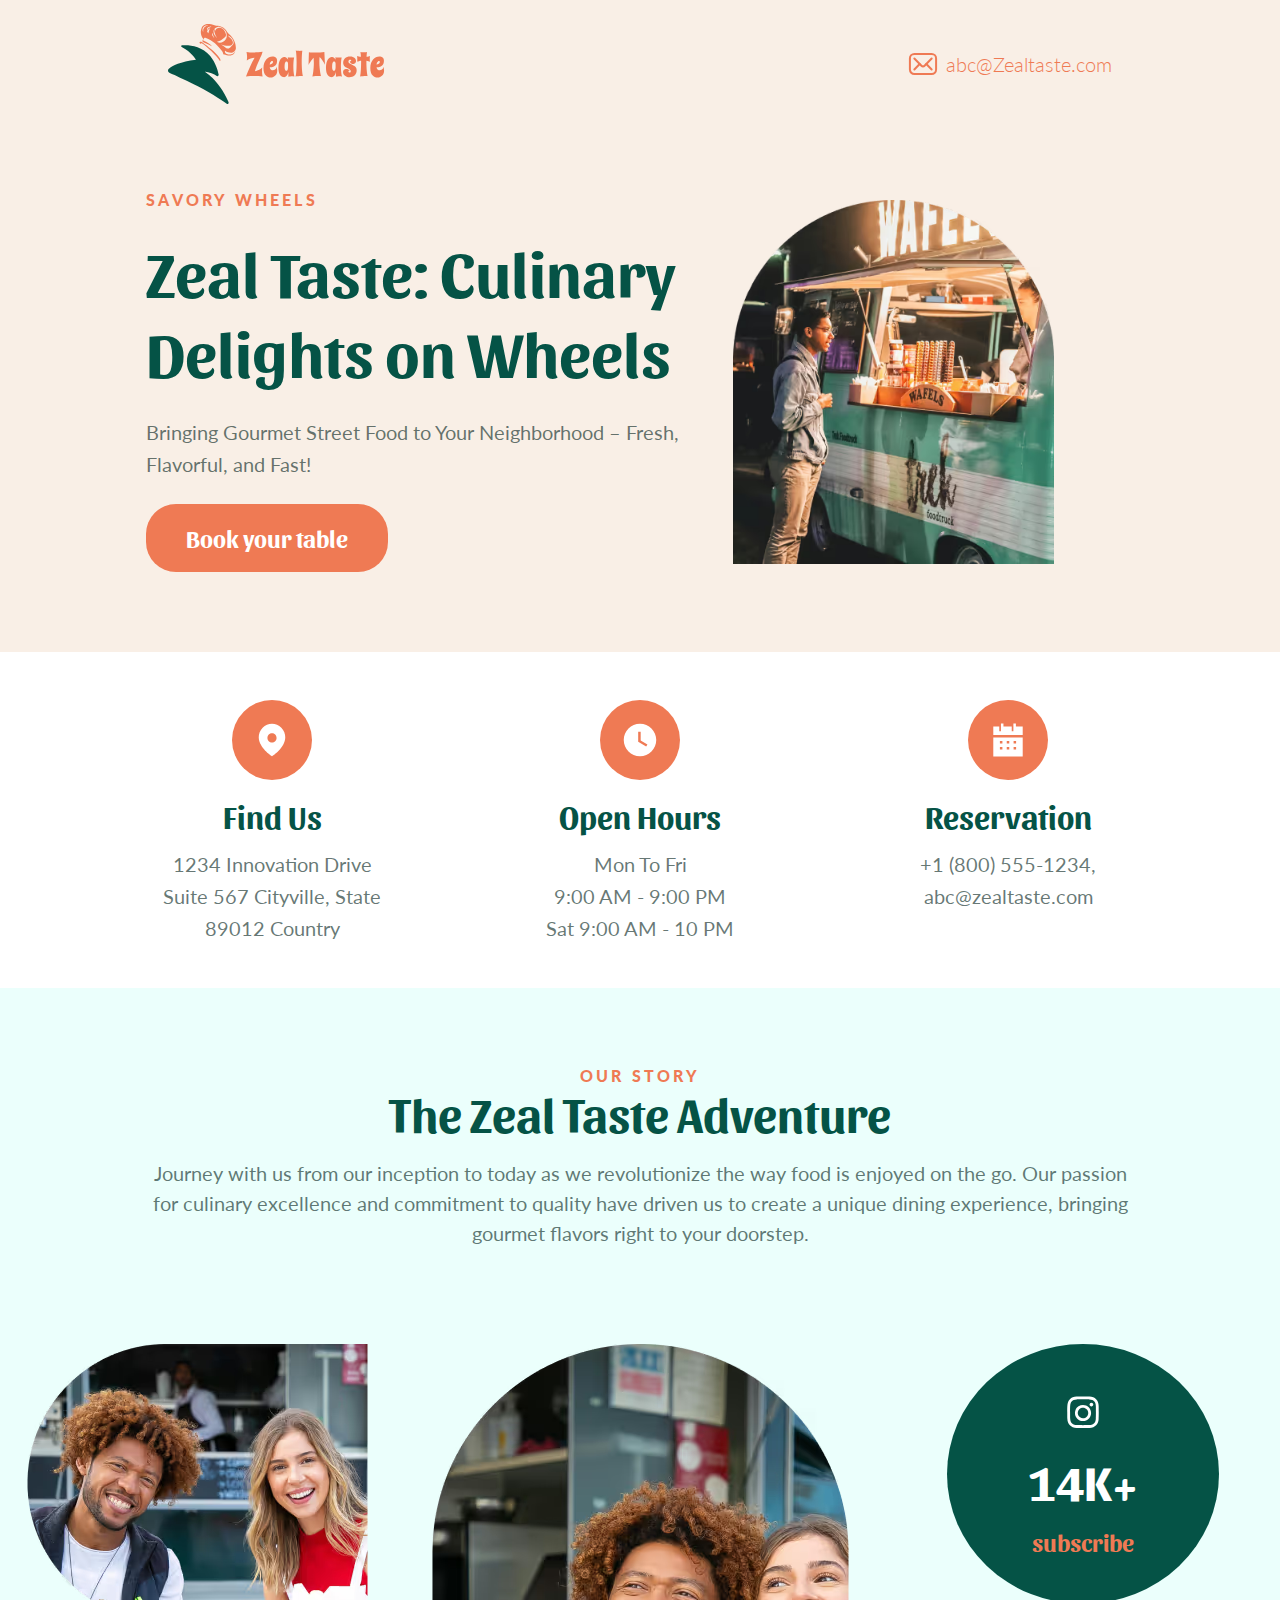
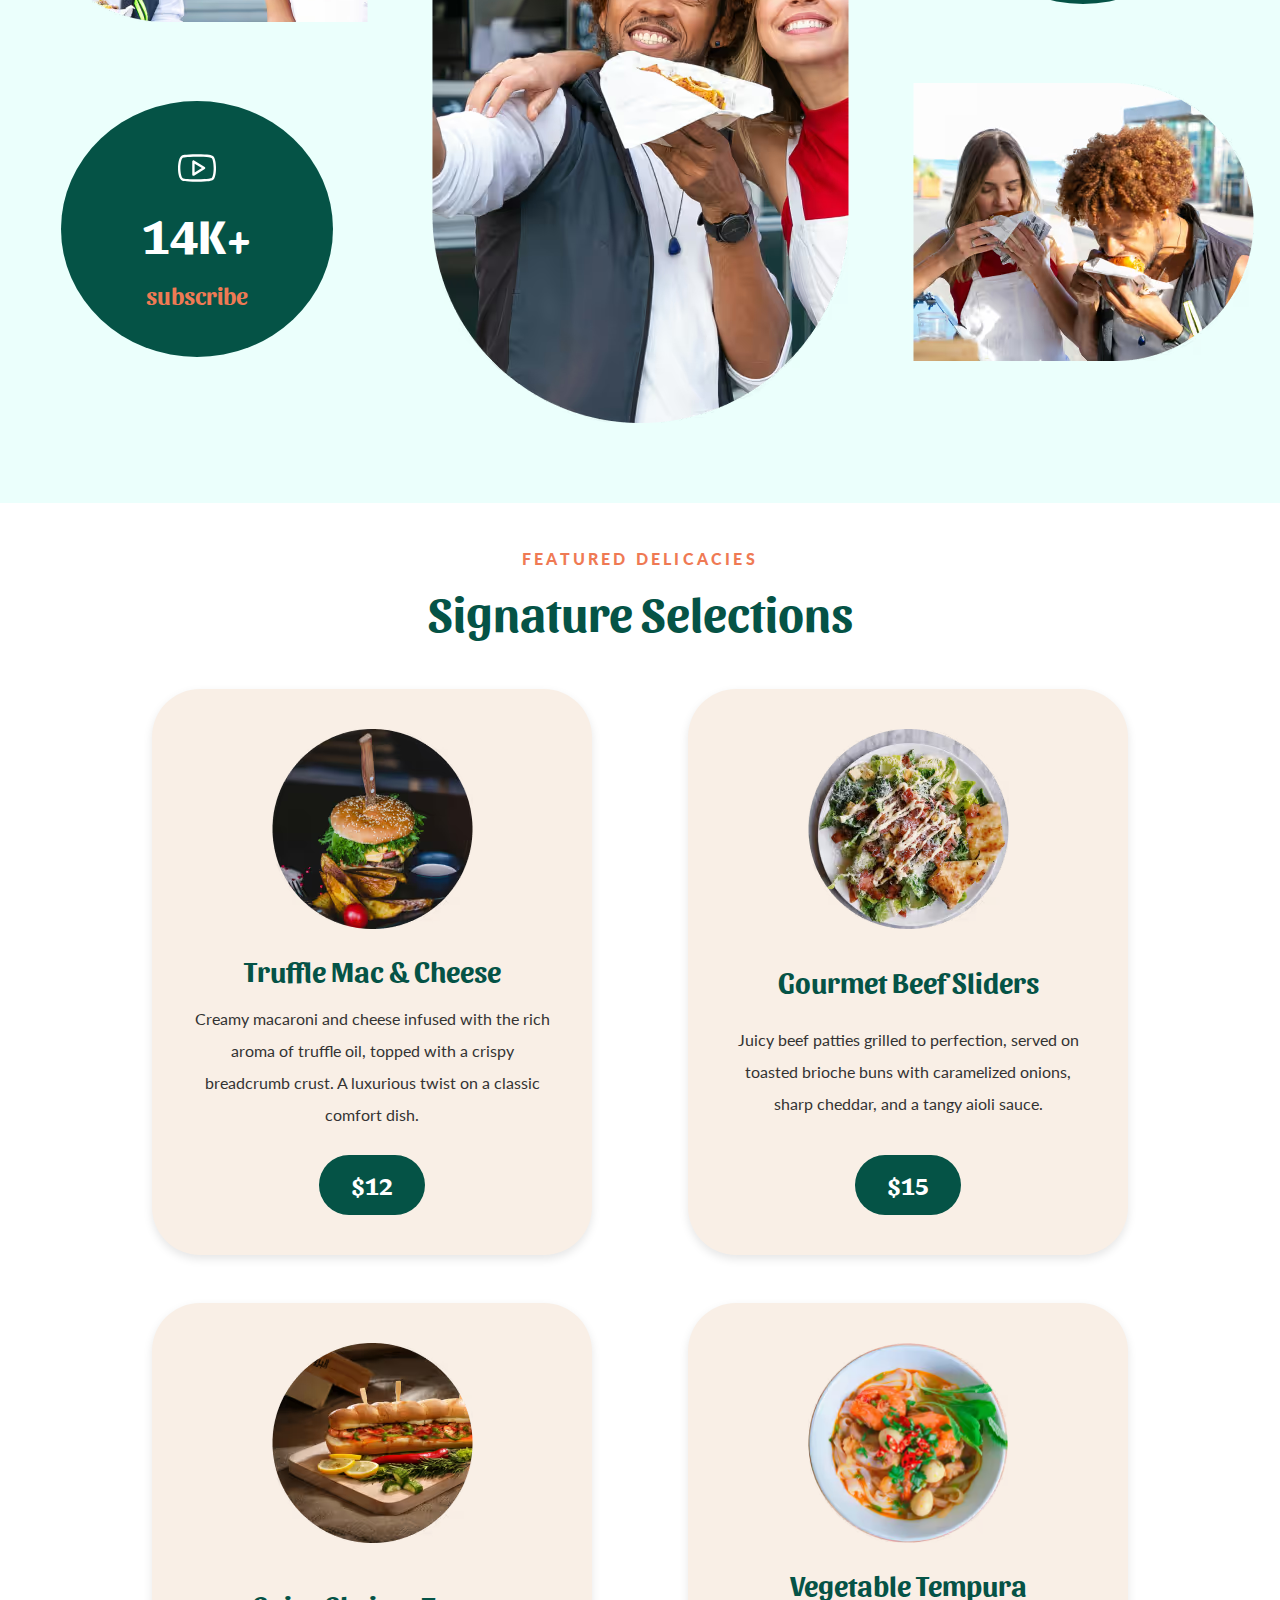
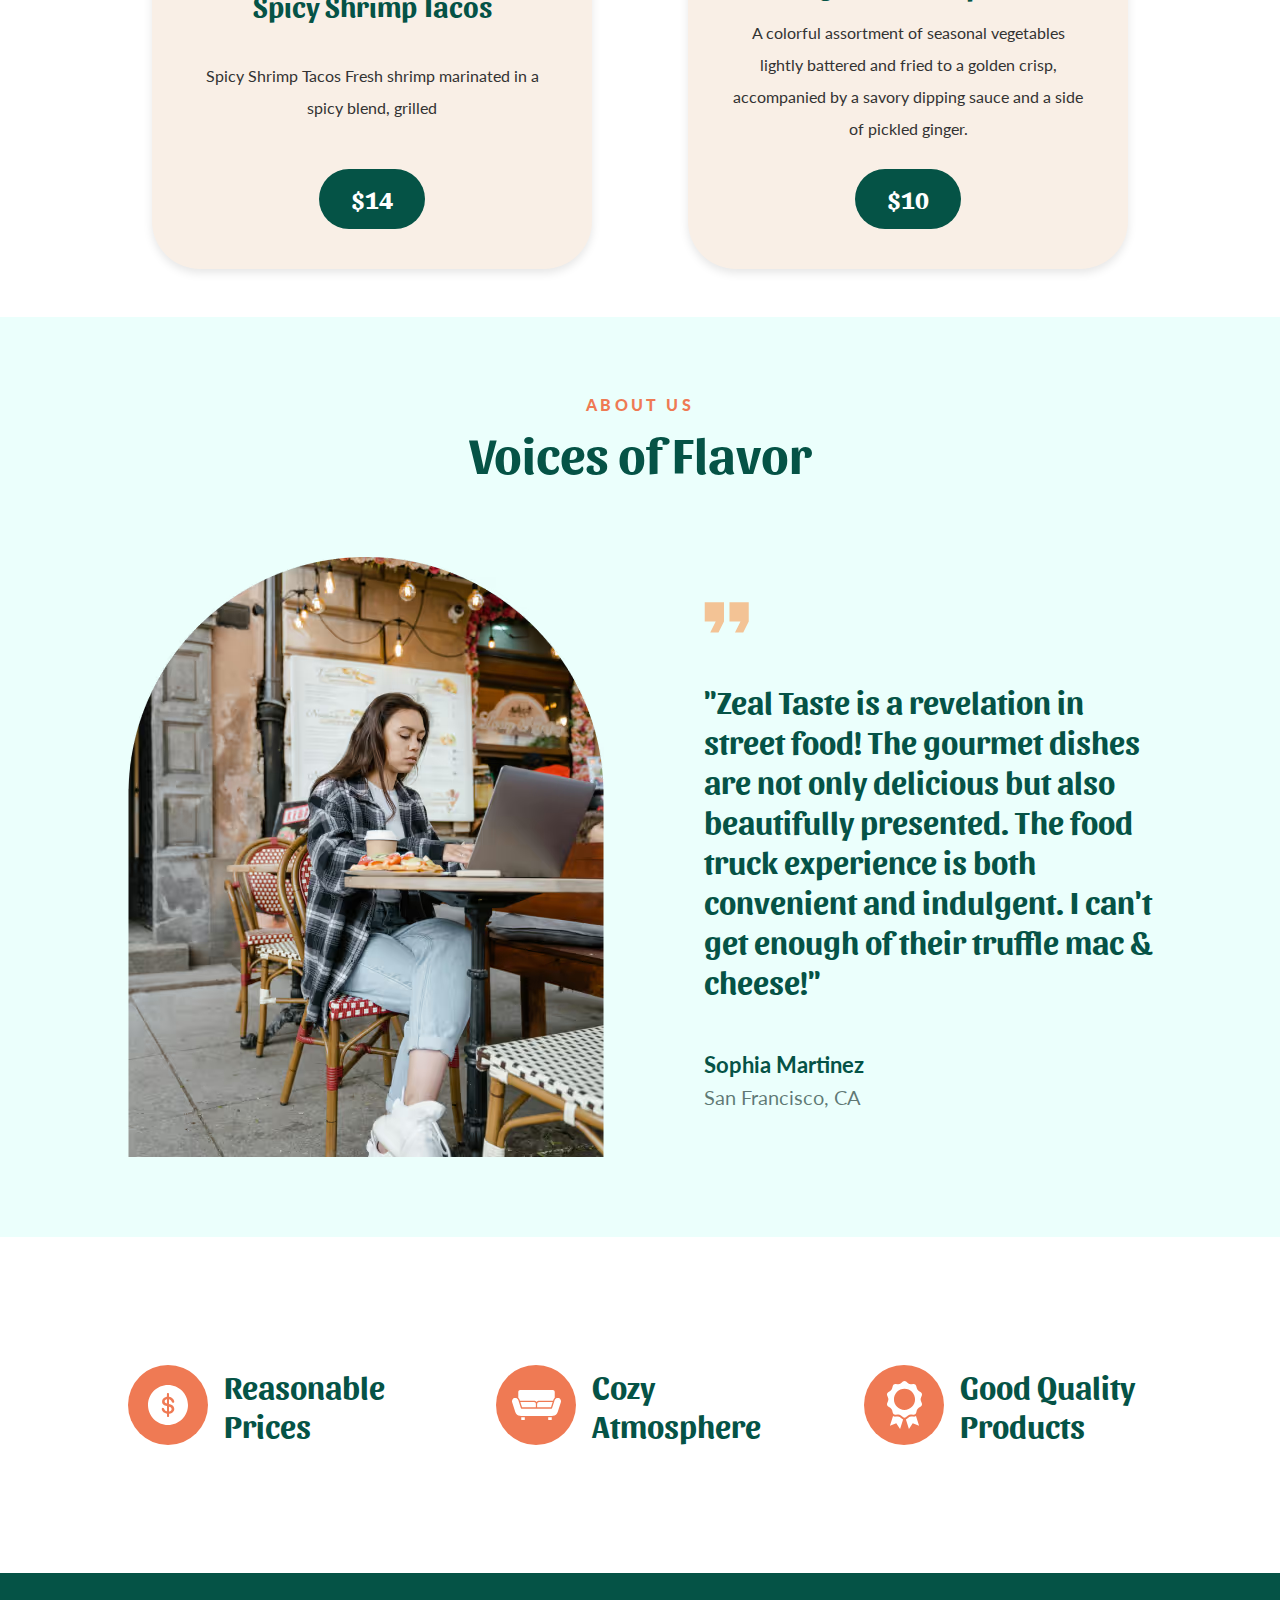
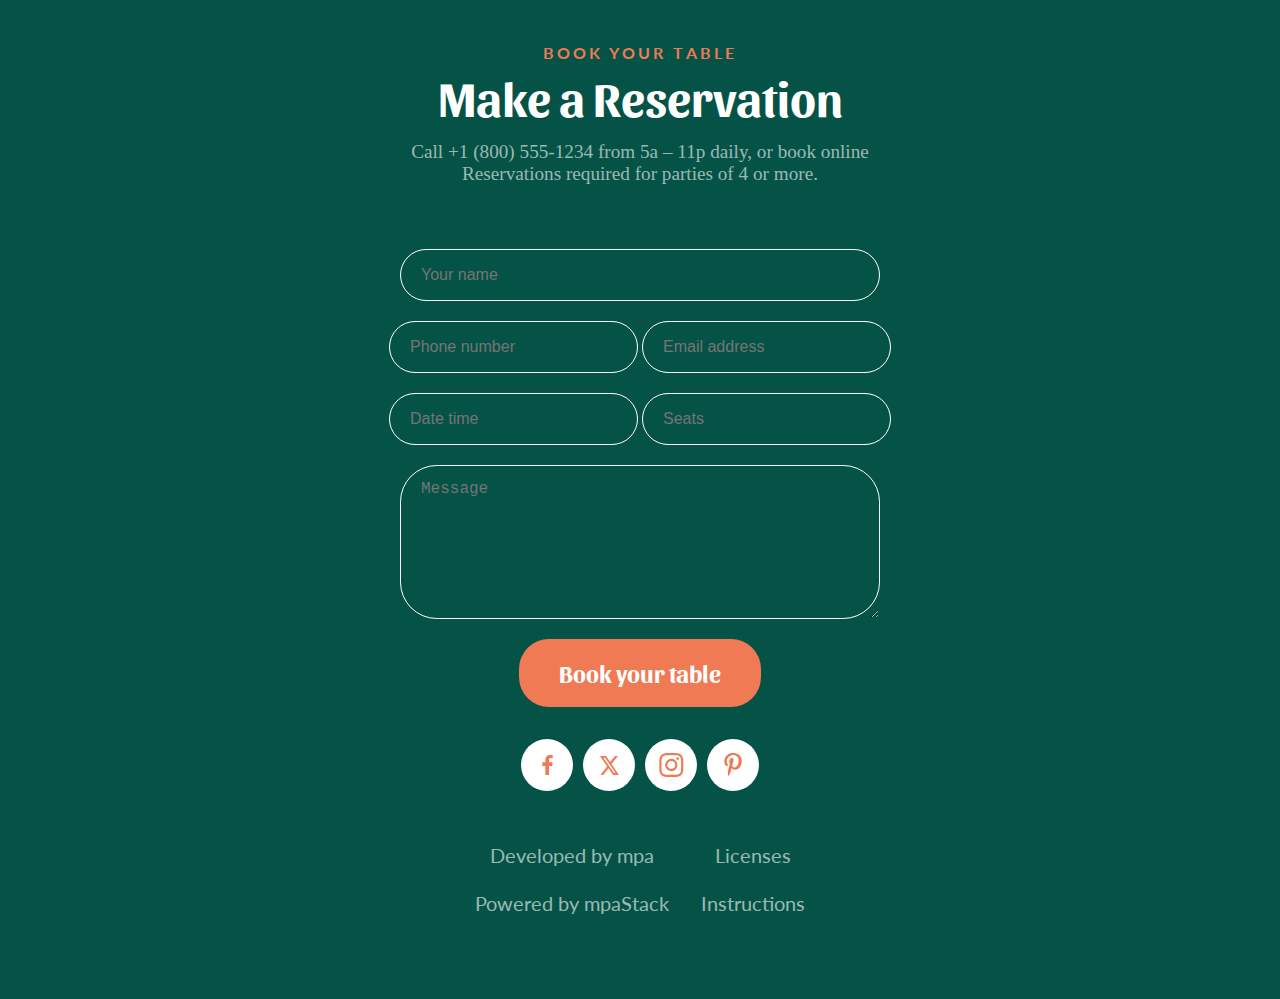
<file: index.html>
<html lang="en">
<head>
    <meta charset="UTF-8">
    <meta name="viewport" content="width=device-width, initial-scale=1.0">
    <title>Zeal Taste</title>

    <link rel="preconnect" href="https://fonts.googleapis.com">
<link rel="preconnect" href="https://fonts.gstatic.com" crossorigin>
<link href="https://fonts.googleapis.com/css2?family=Lato:ital,wght@0,100;0,300;0,400;0,700;0,900;1,100;1,300;1,400;1,700;1,900&family=Sansita:ital,wght@0,400;0,700;0,800;0,900;1,400;1,700;1,800;1,900&display=swap" rel="stylesheet">
    <link rel="stylesheet" href="style.css">
  
</head>
<body>
    <div class="root">
        <header class="hero_session basePadding">
            <div>
                <nav class="navBar">
                    <div class="container_1"> 
                        <img src="./src/nav-logo.svg" alt="logo img">
                        <div class="container_1_div">
                            <img src="./src/mailLogo.svg" alt="mailLogo">
                            <p class="special hidden">abc@Zealtaste.com</p>
                        </div>
                    </div>
                </nav>
            </div>
    
            <div class="container_2">
                <div class="hero_div1">
                    <p class="special_para">Savory Wheels</p>
                    <h1 class="Dark_green hero_h1">
                        Zeal Taste: Culinary Delights on Wheels
                    </h1>
                    <p class="normal_para">
                        Bringing Gourmet Street Food to Your Neighborhood – Fresh, Flavorful, and Fast!
                    </p>
                    <button class="button_1 ">
                        Book your table
                    </button>
                </div>
                <div class="hero_div2">
                    <img src="./src/first_hero_img.avif" alt="food truck img">
                </div>
            </div>
        </header>
        
        <section>
            <div class="container_3">
                <div class="card">
                    <div class="circle"><img class="section1_img" src="./src/Location.svg" alt="Location logo"></div>
                    <div class="card_div">
                        <h1 class="Dark_green">Find Us</h1>
                        <p  class="normal_para card_para">1234 Innovation Drive <br> Suite 567 Cityville, State <br> 89012 Country</p>
                    </div>
                </div>
                <div class="card">
                    <div class="circle"><img class="section1_img" src="./src/Time Circle.svg" alt="time logo"></div>
                    <div class="card_div">
                        <h1 class="Dark_green">Open Hours</h1>
                        <p  class="normal_para card_para">Mon To Fri <br>9:00 AM - 9:00 PM <br> Sat 9:00 AM - 10 PM</p>
                    </div>
                </div>
                <div class="card">
                    <div class="circle"><img class="section1_img" src="./src/Calendar.svg" alt="Calendar logo"></div>
                    <div class="card_div">
                        <h1 class="Dark_green">Reservation</h1>
                        <p class="normal_para card_para">+1 (800) 555-1234, abc@zealtaste.com</p>
                    </div>
                </div>
            </div>
        </section>

        <section class="our_store basePadding">
            <div class="our_store_div1">
            <p class="special_para">Our Story</p>
            <h1 class="our_store_h1 Dark_green">The Zeal Taste Adventure</h1>
            <p class="normal_para our_store_p">Journey with us from our inception to today as we revolutionize the way food is enjoyed on the go. Our passion for culinary excellence and commitment to quality have driven us to create a unique dining experience, bringing gourmet flavors right to your doorstep.
            </p>
            </div>

            <div class="our_store_div2">
                            
                    <div class="div_col">
                        <div class="div_col_div div_one">
                            <img class="our_store_img1" src="./src/post1.avif" alt="post1">
                        </div>
                        <div class="youtube_div div_col_div div_two">
                            <img src="./src/youtube-icon.svg" alt="youtube-icon">
                            <h1 >14K+</h1>
                            <p >subscribe</p>
                        </div>
                    </div> 

                    <div class="div_col2">
                        <div class="div_col_div div_three">
                            <img class="our_store_img2" src="./src/post2.avif" alt="post2">
                        </div>
                    </div>
            
                    <div class="div_col">
                        <div  class="youtube_div div_col_div div_four">
                            <img src="./src/instagram-icon.svg" alt="instagram-icon">
                            <h1 >14K+</h1>
                            <p >subscribe</p>
                        </div>
                        <div class="div_col_div div_five">
                            <img class="our_store_img3" src="./src/post3.avif" alt="post3">
                        </div> 
                    </div>

            </div>
        </section>

        <section class="basePadding">
            <div class="dishes_div1" >
                <p class="special_para">Featured Delicacies</p>
                <h1 class="Dark_green" style="margin-top:1rem; font-size: 3rem;">Signature Selections</h1>
            </div>
            <div class="dishes_cards ">                
                <div class="food dishe_card1">
                    <div>
                        <img src="./src/food1.avif" alt="dish1_img">
                    </div>
                        <h1 class="Dark_green">Truffle Mac & Cheese</h1>
                        <p class="normal_para">Creamy macaroni and cheese infused with the rich aroma of truffle oil, topped with a crispy breadcrumb crust. A luxurious twist on a classic comfort dish.</p>
                    <div class="food_card_button">
                        $12
                    </div>
                </div>

                <div class=" food dish_card2">
                    <div>
                        <img src="./src/food2.avif" alt="dish2_img">
                    </div>
                        <h1 class="Dark_green">Gourmet Beef Sliders</h1>
                        <p class="normal_para">Juicy beef patties grilled to perfection, served on toasted brioche buns with caramelized onions, sharp cheddar, and a tangy aioli sauce.</p>
                    <div class="food_card_button">
                        $15
                    </div>
                </div>

                <div class=" food dish_card3">
                    <div>
                        <img src="./src/food3.avif" alt="dish3_img">
                    </div>
                        <h1 class="Dark_green">Spicy Shrimp Tacos</h1>
                        <p class="normal_para">Spicy Shrimp Tacos Fresh shrimp marinated in a spicy blend, grilled </p>
                    <div class="food_card_button">
                        $14
                    </div>
                </div>

                <div class=" food dish_card4">
                    <div>
                        <img src="./src/food4.avif" alt="dish4_img">
                    </div>
                        <h1 class="Dark_green">Vegetable Tempura</h1>
                        <p class="normal_para">A colorful assortment of seasonal vegetables lightly battered and fried to a golden crisp, accompanied by a savory dipping sauce and a side of pickled ginger.</p>
                    <div class="food_card_button">
                        $10
                    </div>
                </div>
        </section>

        <section class="hero_session_2 basePadding">    
            <div class="hero2_div">
                <p class="special_para">About us</p>
                <h1 class="Dark_green"> Voices of Flavor</h1>
            </div>
            <div class="container_2_2 hero2">
                <div class="hero2_div1">
                    <img src="./src/second_hero_img.avif" alt="food truck img">
                </div>
                <div class="hero2_div2">
                    <img src="./src/quote-icon.svg" alt="quote-icon">
                    <h1 class="Dark_green hero2_h1">
                        "Zeal Taste is a revelation in street food! The gourmet dishes are not only delicious but also beautifully presented. The food truck experience is both convenient and indulgent. I can't get enough of their truffle mac & cheese!"
                    </h1>
                    <p class="normal_para"> <span class="hero2_span"><strong>Sophia Martinez</strong></span> <br> San Francisco, CA</p>
                </div>
            </div>
        </section>

        <section>
            <div class="container_3">
                <div class="card_1">
                    <div class="circle"><img class="section1_img" src="./src/Vector.svg" alt="Location logo"></div>
                        <h1 class="Dark_green card_1_h1">Reasonable Prices</h1>
                </div>
                <div class="card_1">
                    <div class="circle"><img class="section1_img" src="./src/Vector-1.svg" alt="time logo"></div>
                        <h1 class="Dark_green card_1_h1">Cozy Atmosphere</h1>
                </div>
                <div class="card_1">
                    <div class="circle"><img class="section1_img" src="./src/Vector-2.svg" alt="Calendar logo"></div>
                        <h1 class="Dark_green card_1_h1">Good Quality Products</h1>
                </div>
            </div>
        </section>

        <footer class="footer basePadding">
            <p class="footer_para">book your table</p>
            <h1 class="footer_h1">Make a Reservation</h1>
            <p class="footer_para2">Call +1 (800) 555-1234 from 5a – 11p daily, or book online <br> Reservations required for parties of 4 or more.</p>  
            <div class="div_form">
                <form method="get" name="email-form" aria-label="Email Form">
                    <div class="form_col1">
                      <input placeholder="Your name" type="text" required>
                    </div>
                    <div class="form_col2">
                      <input placeholder="Phone number" type="tel" required>
                      <input placeholder="Email address" type="email" required>
                    </div>
                    <div class="form_col3">
                      <input placeholder="Date time" type="text" required>
                      <input placeholder="Seats" type="tel" required>
                    </div>
                    <div class="form_col4">
                      <textarea required placeholder="Message" maxlength="5000"></textarea>
                    </div>
                    <div class="form_col5">
                        <button class="button_1">
                            Book your table
                        </button>
                    </div>
                  </form>

                  <div class="social_media">
                    <div class="sm_circle"><img src="./src/fb-orange.svg" alt="fb-orange"></div>
                    <div class="sm_circle"><img src="./src/x-orange.svg" alt="x-orange"></div>
                    <div class="sm_circle"><img src="./src/instagram-orange.svg" alt="instagram-orange"></div>
                    <div class="sm_circle"><img src="./src/pintres-orange.svg" alt="pintres-orange"></div>
                  </div>
                  
                  <div class="licenses">
                    <div class="licenses_div1">
                        <p>Developed by mpa</p>
                        <p>Powered by mpaStack</p>
                    </div>

                    <div class="licenses_div2">
                        <p>Licenses</p>
                        <p>Instructions</p>
                    </div>
                  </div>
            </div>
        </footer>
    </div>
</body>
</html>
</file>
<file: style.css>
* {
    margin: 0;
    padding: 0;
    box-sizing: border-box;
  }
.basePadding{
    padding-left: 10vw;
    padding-right: 10vw;
}
.hero_session{
    background-color:#f9efe6;
}
.hero_session_2{
    background-color:#ebfffc;
}
.navBar{
padding: 24px 40px;
}
.container_1{
    display:flex;
    align-items: center;
    justify-content:space-between;
}
.container_1_div{
    display: flex; 
    align-items: center;
}
.container_2{
    margin-top: 5vw;
    display: flex;
    justify-content: space-around;
    align-items:center;
    padding-bottom: 5rem;
}
.container_2_2{
    margin-top: 5vw;
    display: flex;
    justify-content: space-around;
    align-items:center;
    padding-bottom: 5rem;
}

.container_3{
    display: flex;
    justify-content: space-evenly;
    align-items: center;
    margin: 3rem;
}
.card{
     width: 18rem;
     height: 15rem ;
     display: flex;
     flex-direction: column;
     align-items: center;
}
.card_div{
    margin: 1rem;
    text-align: center;
}
.card_para{
    margin: .8rem;
}
.card_1{
    width: 18rem;
     height: 15rem ;
     display: flex;
     flex-direction: row;
     align-items: center;
}
.card_1_h1{
    font-size: 2rem;
    padding: 1rem;
}
.hero_div1{
    display: grid;
    grid-column-gap: 1.5rem;
    grid-row-gap: 1.5rem;
    flex-flow: column;
    grid-template-rows: auto;
    grid-template-columns: 1fr;
    grid-auto-columns: 1fr;
    place-content: start;
    place-items: start;
    width: 100%;
    max-width: 550px;
    display: flex;
    position: relative;
}
.hero2{
    grid-column-gap: 6.25rem;
    grid-row-gap: 6.25rem;
    justify-content: flex-start;
    align-items: center;
    display: flex;
}
.hero_h1{
    font-size: 4rem;
    font-weight: 700;
    line-height: 5rem;
}
.hero2_h1{
    font-size: 2rem;
    font-weight: 700;
    line-height: 2.5rem;
    text-align: left;
}
.hero2_div{
    font-size: 1.6rem;
    font-weight: 700;
    line-height: 5rem;
    text-align: center;
    padding-top: 5rem;
}
.hero2_div2{
    display: flex;
    width: 100%;
    max-width: 35rem;
    grid-column-gap: 3rem;
    grid-row-gap: 3rem;
    flex-flow: column;
    align-items: flex-start;
    justify-content: flex-start;
}

.special{
    color: #ef7a54;
    font-weight: 300;
    font-size: 20px;
    margin-left: 5px;
    font-family: Lato, sans-serif;
}
.special_para{
 color: #ef7a54;
 font-size: 1rem;
 font-weight: 900;
 line-height: 1rem;
 letter-spacing: .2em;
 text-transform: uppercase;
 font-family: Lato, sans-serif;
}
.Dark_green{
    color: #055346;
    font-family: Sansita, sans-serif;
}
.normal_para{
color: #001c1799;
font-size: 1.25rem;
font-weight: 400;
line-height: 2rem;
font-family: Lato, sans-serif;
}
.button_1{
    border: none;
    color: white;
    background-color: #ef7a54;
    padding: 1vw;
    border-radius: 30px;

    padding: 1.1875rem 2.5rem;
    font-size: 1.5rem;
    font-weight: 700;
    line-height: 1.875rem;
    font-family: Sansita, sans-serif;
}
.circle{
    background-color: #ef7a54;
    border-radius: 100%;
    width: 100%;
    max-width: 80px;
    height: 100%;
    min-height: 80px;
    max-height: 80px;

    display: flex;
    justify-content: center;
    align-items: center;
    height: 100vh;
}
.hero2_span{
    color: #055346;
    font-size:1.4rem
}

/* our_store */
.our_store{
    background-color: #ebfffc;
    padding-bottom: 5rem;
}
.our_store_div1{
    text-align: center;
    padding-top: 5rem;
    padding-bottom: 5rem;
}
.our_store_h1{
    font-size: 3rem;
}
.our_store_p{
    margin: 1rem;
    padding: 0 12.5rem;
    line-height: 1.5;
    text-align: center;
}

.our_store_div2{
    grid-column-gap: 4rem;
    grid-row-gap: 4rem;
    flex-flow: row;
    grid-template-rows: auto;
    grid-template-columns: .5fr 1fr .5fr;
    grid-auto-columns: 1fr;
    justify-content: center;
    align-items: flex-start;
    display: flex;
}
.div_col{
    grid-column-gap: 79px;
    grid-row-gap: 79px;
    flex-flow: column;
    justify-content: center;
    align-items: center;
    width: 100%;
    display: flex;
    position: relative;
}

.youtube_div{
    width: 100%;
    max-width: 17rem;
    height: 100%;
    max-height: 17rem;
    padding: 3rem 3rem;
    grid-column-gap: 1rem;
    grid-row-gap: 1rem;

    background-color: #055346;
    border-radius: 50%;
    display: flex;
    flex-direction: column;
    justify-content: center;
    align-items: center;
    text-align: center;


}
.youtube_div h1{
    color: white;
    font-size: 3rem;
    font-weight: 700;
    line-height: 1.875rem;
    font-family: Sansita, sans-serif;
    margin: 1rem;
}
.youtube_div p{
    color: #ef7a54;
    font-size: 1.5rem;
    font-weight: 700;
    font-family: Sansita, sans-serif;
}
/* dishes_card_style */
.dishes_div1{
    text-align: center;
    margin: 3rem;
}
.dishes_cards {
    display: grid;
    grid-template-columns: repeat(2, 1fr); 
    gap: 3rem;
    justify-items: center;
    align-items: stretch;
    margin-bottom: 3rem;
}

.food {
    width: 100%;
    max-width: 504px;
    height: 100%;
    background-color: #f9efe6;
    border-radius: 3rem;
    padding: 2.5rem;
    display: flex;
    flex-direction: column;
    justify-content: space-between; 
    align-items: center;
    text-align: center;
    box-shadow: 0 4px 10px rgba(0, 0, 0, 0.1); 
}

.food img {
    width: 100%;
    max-height: 200px;
    object-fit: cover; 
    border-radius: 1rem;
    margin-bottom: 1.5rem; 
}

.food h1 {
    color: #055346; 
    font-size: 1.8rem;
    margin-bottom: 1rem;
}

.food .normal_para {
    font-size: 1rem;
    color: #333;
    margin-bottom: 1.5rem;
}

.food_card_button {
    background-color: #055346;
    color: white;
    font-family: Sansita, sans-serif;
    font-size: 1.5rem;
    font-weight: 700;
    padding: 1rem 2rem;
    border: none;
    border-radius: 6rem;
    cursor: pointer;
    transition: background-color 0.3s ease;
}

.food_card_button:hover {
    background-color: #037a60; 
}

/* footer*/
.footer{
    background-color: #055346;
    text-align: center;
    padding-top: 4rem;
    padding-bottom: 1rem;
}

.footer_para{
    color: #ef7a54;
    letter-spacing: .2em;
    text-transform: uppercase;
    font-size: 1rem;
    font-weight: 700;
    line-height: 1rem;
    font-family: Lato, sans-serif;
    padding: .5rem;
}
.footer_h1{
    color: white;
    font-family: Sansita, sans-serif;
    font-size: 3rem;
    font-weight: 700;
    line-height: 3.5rem;
}
.footer_para2{
    color: #fff9;
    font-size: 1.2rem;
    padding: 1rem;
}

input{
    border: 1px solid #ffffff;
    color: #ffffff;
    background-color: #0000;
    border-radius: 2.3rem;
    min-height: 52px;
    margin-bottom: 1.25rem;
    padding: .9rem 1.25rem;
    font-size: 1rem;
}
.form_col1 input{
    width: 30rem;
}
textarea {
    background-color: #055346;
    border: 1px solid #ffffff;
    color: #ffffff;
    border-radius: 2.3rem;
    width: 30rem;
    min-height: 154px;
    margin-bottom: 1.25rem;
    padding: .9rem 1.25rem;
    font-size: 1rem;

}
.div_form{
    padding: 3rem;
}
.social_media{
    grid-column-gap: .625rem;
    grid-row-gap: .625rem;
    justify-content: center;
    align-items: center;
    display: flex;
    padding: 2rem;
}
.sm_circle{
    background-color: #ffffff;
    border-radius: 100px;
    justify-content: center;
    align-items: center;
    width: 52px;
    height: 52px;
    transition: background-color .25s;
    display: flex;
    position: relative;
}
.licenses{
    display: flex;
    justify-content: center;
    align-items: center;
    color: #fff9;
    font-size: 1.25rem;
    font-weight: 400;
    line-height: 2rem;
    font-family: Lato, sans-serif;
}
.licenses_div1 p{
    margin: 1rem;
}
.licenses_div2 p{
    margin: 1rem;
}

/* media_query */

@media screen and (max-width: 768px) {
    .hidden {
      display: none;
    }
    .container_1 img{
        width: 30%;
    }
    .container_1_div img{
        width: 100%;
    }
    .hero_div1 p{
       align-items: center;
    }
    .container_3{
        display: flex;
        justify-content: space-evenly;
        align-items: center;
        margin: 3rem;
        flex-direction: column;    }
    .our_store_p {
        padding: 0;
    }
    .navBar{
        
        padding: 1rem;
    }
    .hero_session{
        padding: 0;
        margin: 0;
    }
    .dishes_cards {
        grid-template-columns: repeat(1, 1fr);
      }
    .hero_div1{
        display: flex;
        justify-content: center;
        align-items: center;
    }
    .hero_div1 h1{
        padding: 0;
        margin: 0;
    }
  }

  @media (max-width: 1400px) {
    .our_store_p {
        padding: 0;
    }
  }

  /* nav   */
  @media (max-width: 1024px) {
    .navBar {
      flex-direction: column;
      text-align: center;
    }
  
    .container_2 {
      display: flex;
      flex-direction: column-reverse;
      align-items: center;
      text-align: center;
    }
    .container_2_2 {
        display: flex;
        flex-direction: column;
        align-items: center;
        text-align: center;
      }
    }
  
    .hero_div2 img {
      width: 80%;
    }
  
    .food {
      max-width: 90%;
    }
  

  @media (max-width: 768px) {
    .hero_h1 {
      font-size: 2rem;
    }
  
    .button_1 {
      padding: 0.8rem 1.5rem;
      font-size: 1rem;
    }
  
    .dishes_div1 h1 {
      font-size: 2rem;
    }
  
    .food_card_button {
      padding: 0.5rem 1rem;
      font-size: 1.2rem;
    }
  
    .hero2_h1 {
      font-size: 1.5rem;
    }
  
    .form_col1 input,
    .form_col2 input,
    .form_col3 input,
    textarea {
      width: 90%;
    }
  }

  @media (max-width: 480px) {
    .hero_div1 h1 {
      font-size: 1.5rem;
    }
  
    .hero_div1 p {
      font-size: 0.9rem;
    }
  
    .social_media {
      flex-wrap: wrap;
      justify-content: center;
    }
  
    .food img {
      max-height: 150px;
    }
  
    .footer_h1 {
      font-size: 2rem;
    }
  
    .footer_para2 {
      font-size: 1rem;
    }
  }
</file>
